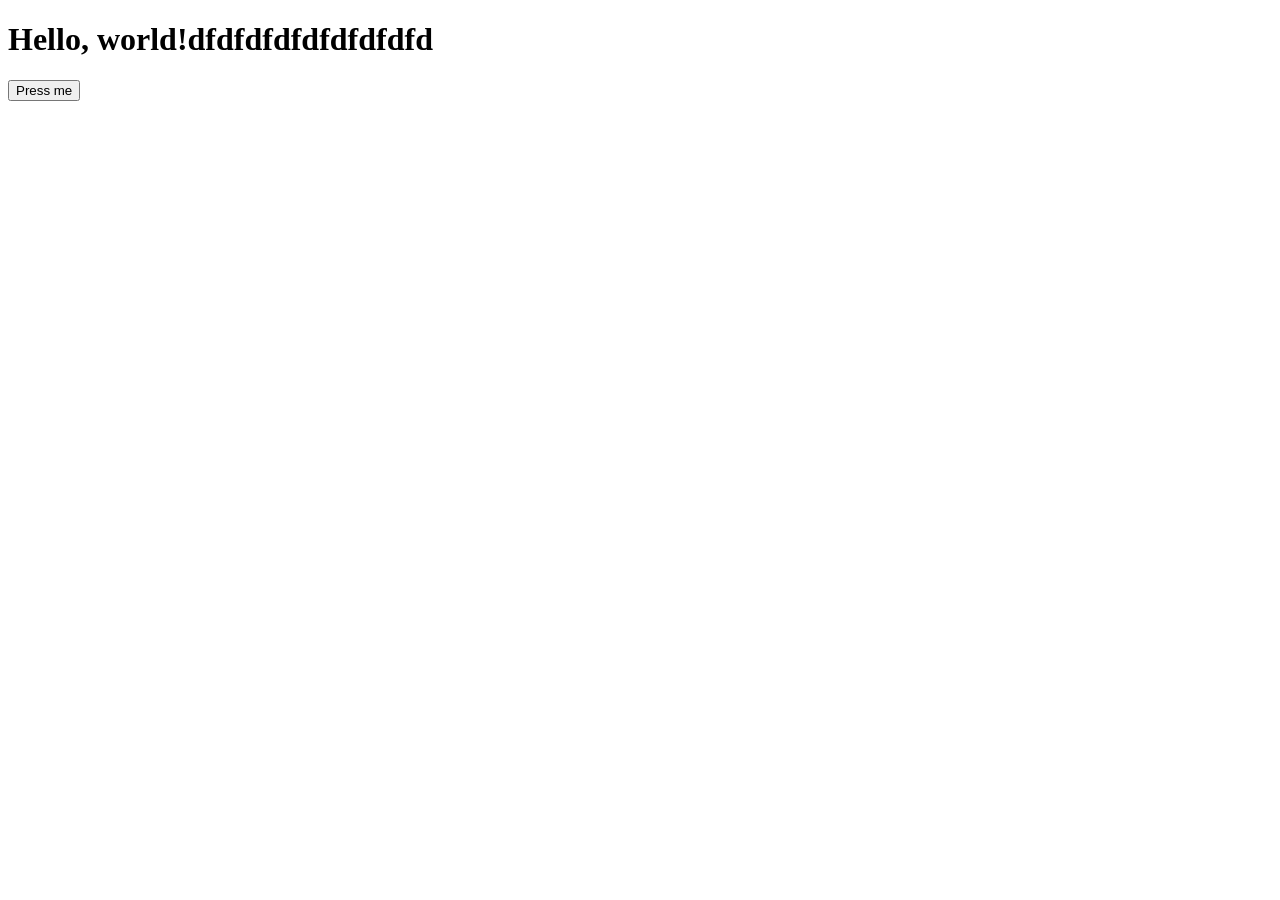
<file: index.html>
<!doctype html>
<html lang="en">
<head>
  <meta charset="UTF-8" />
  <meta name="viewport" content="width=device-width, initial-scale=1.0" />
  <title>Hello World</title>
  <link href='/style.css' rel='stylesheet'>
</head>
<body>
  <h1>Hello, world!dfdfdfdfdfdfdfdfd</h1>
  <button onclick="console.log('hello');">Press me</button>
  <script defer type="text/javascript" src="/main.js"></script>
</body>
</html>
</file>
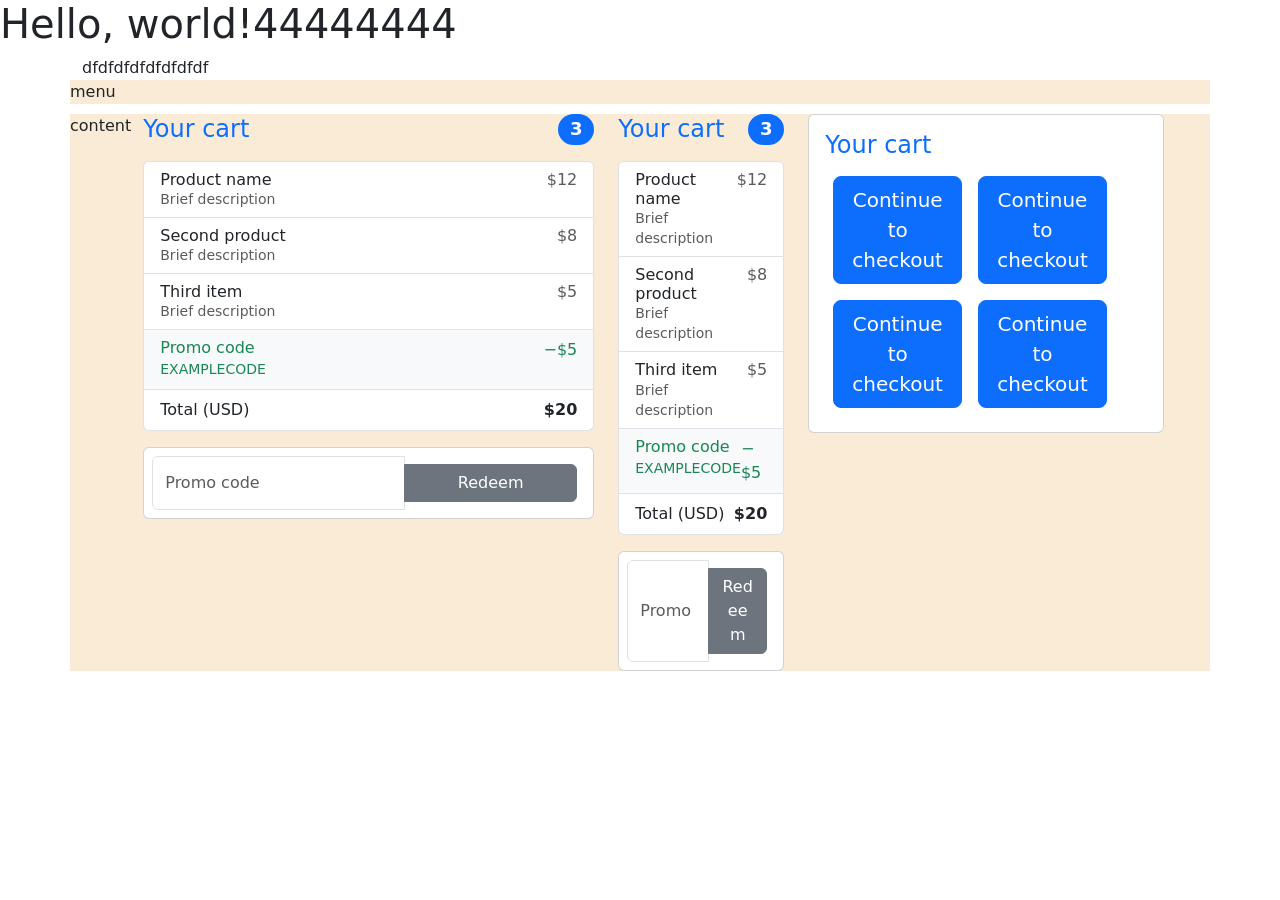
<file: 7pos.html>
<!doctype html>
<html lang="en">
  <head>
    <meta charset="utf-8">
    <meta name="viewport" content="width=device-width, initial-scale=1">
    <title>Bootstrap demo</title>
    <link href="https://cdn.jsdelivr.net/npm/bootstrap@5.3.8/dist/css/bootstrap.min.css" rel="stylesheet" integrity="sha384-sRIl4kxILFvY47J16cr9ZwB07vP4J8+LH7qKQnuqkuIAvNWLzeN8tE5YBujZqJLB" crossorigin="anonymous">
    <link href="7pos.css" rel="stylesheet">
   
</head>
  <body>
    <h1>Hello, world!44444444</h1>
    <div class="container">dfdfdfdfdfdfdfdf
        <div class="row">menu</div>
        <div class="row">content
            <div class="col-md-5 col-lg-5 "> <h4 class="d-flex justify-content-between align-items-center mb-3"> <span class="text-primary">Your cart</span> <span class="badge bg-primary rounded-pill">3</span> </h4> <ul class="list-group mb-3"> <li class="list-group-item d-flex justify-content-between lh-sm"> <div> <h6 class="my-0">Product name</h6> <small class="text-body-secondary">Brief description</small> </div> <span class="text-body-secondary">$12</span> </li> <li class="list-group-item d-flex justify-content-between lh-sm"> <div> <h6 class="my-0">Second product</h6> <small class="text-body-secondary">Brief description</small> </div> <span class="text-body-secondary">$8</span> </li> <li class="list-group-item d-flex justify-content-between lh-sm"> <div> <h6 class="my-0">Third item</h6> <small class="text-body-secondary">Brief description</small> </div> <span class="text-body-secondary">$5</span> </li> <li class="list-group-item d-flex justify-content-between bg-body-tertiary"> <div class="text-success"> <h6 class="my-0">Promo code</h6> <small>EXAMPLECODE</small> </div> <span class="text-success">−$5</span> </li> <li class="list-group-item d-flex justify-content-between"> <span>Total (USD)</span> <strong>$20</strong> </li> </ul> <form class="card p-2"> <div class="input-group"> <input type="text" class="form-control" placeholder="Promo code"> <button type="submit" class="btn btn-secondary">Redeem</button> </div> </form> </div>
            <div class="col-md-3 col-lg-2 "> <h4 class="d-flex justify-content-between align-items-center mb-3"> <span class="text-primary">Your cart</span> <span class="badge bg-primary rounded-pill">3</span> </h4> <ul class="list-group mb-3"> <li class="list-group-item d-flex justify-content-between lh-sm"> <div> <h6 class="my-0">Product name</h6> <small class="text-body-secondary">Brief description</small> </div> <span class="text-body-secondary">$12</span> </li> <li class="list-group-item d-flex justify-content-between lh-sm"> <div> <h6 class="my-0">Second product</h6> <small class="text-body-secondary">Brief description</small> </div> <span class="text-body-secondary">$8</span> </li> <li class="list-group-item d-flex justify-content-between lh-sm"> <div> <h6 class="my-0">Third item</h6> <small class="text-body-secondary">Brief description</small> </div> <span class="text-body-secondary">$5</span> </li> <li class="list-group-item d-flex justify-content-between bg-body-tertiary"> <div class="text-success"> <h6 class="my-0">Promo code</h6> <small>EXAMPLECODE</small> </div> <span class="text-success">−$5</span> </li> <li class="list-group-item d-flex justify-content-between"> <span>Total (USD)</span> <strong>$20</strong> </li> </ul> <form class="card p-2"> <div class="input-group"> <input type="text" class="form-control" placeholder="Promo code"> <button type="submit" class="btn btn-secondary">Redeem</button> </div> </form> </div>
            <div class="col-md-5 col-lg-4 ">
                <div class="card">
                    <div class="card-body">
                            <h4 class="d-flex align-items-center ">
                                <span class="text-primary">Your cart</span> 
                            </h4>
                            <div class="d-flex flex-wrap w-100">
                            <button class="btn btn-primary btn-lg" type="submit">Continue to checkout</button>
                            <button class=" btn btn-primary btn-lg" type="submit">Continue to checkout</button>
                            <button class=" btn btn-primary btn-lg" type="submit">Continue to checkout</button>
                            <button class=" btn btn-primary btn-lg" type="submit">Continue to checkout</button>
                            </div>
                    </div>
                </div>
            </div>
                      

        </div>
    </div>
    
    <script src="https://cdn.jsdelivr.net/npm/@popperjs/core@2.11.8/dist/umd/popper.min.js" integrity="sha384-I7E8VVD/ismYTF4hNIPjVp/Zjvgyol6VFvRkX/vR+Vc4jQkC+hVqc2pM8ODewa9r" crossorigin="anonymous"></script>
    <script src="https://cdn.jsdelivr.net/npm/bootstrap@5.3.8/dist/js/bootstrap.min.js" integrity="sha384-G/EV+4j2dNv+tEPo3++6LCgdCROaejBqfUeNjuKAiuXbjrxilcCdDz6ZAVfHWe1Y" crossorigin="anonymous"></script>
</body>
</html>
</file>
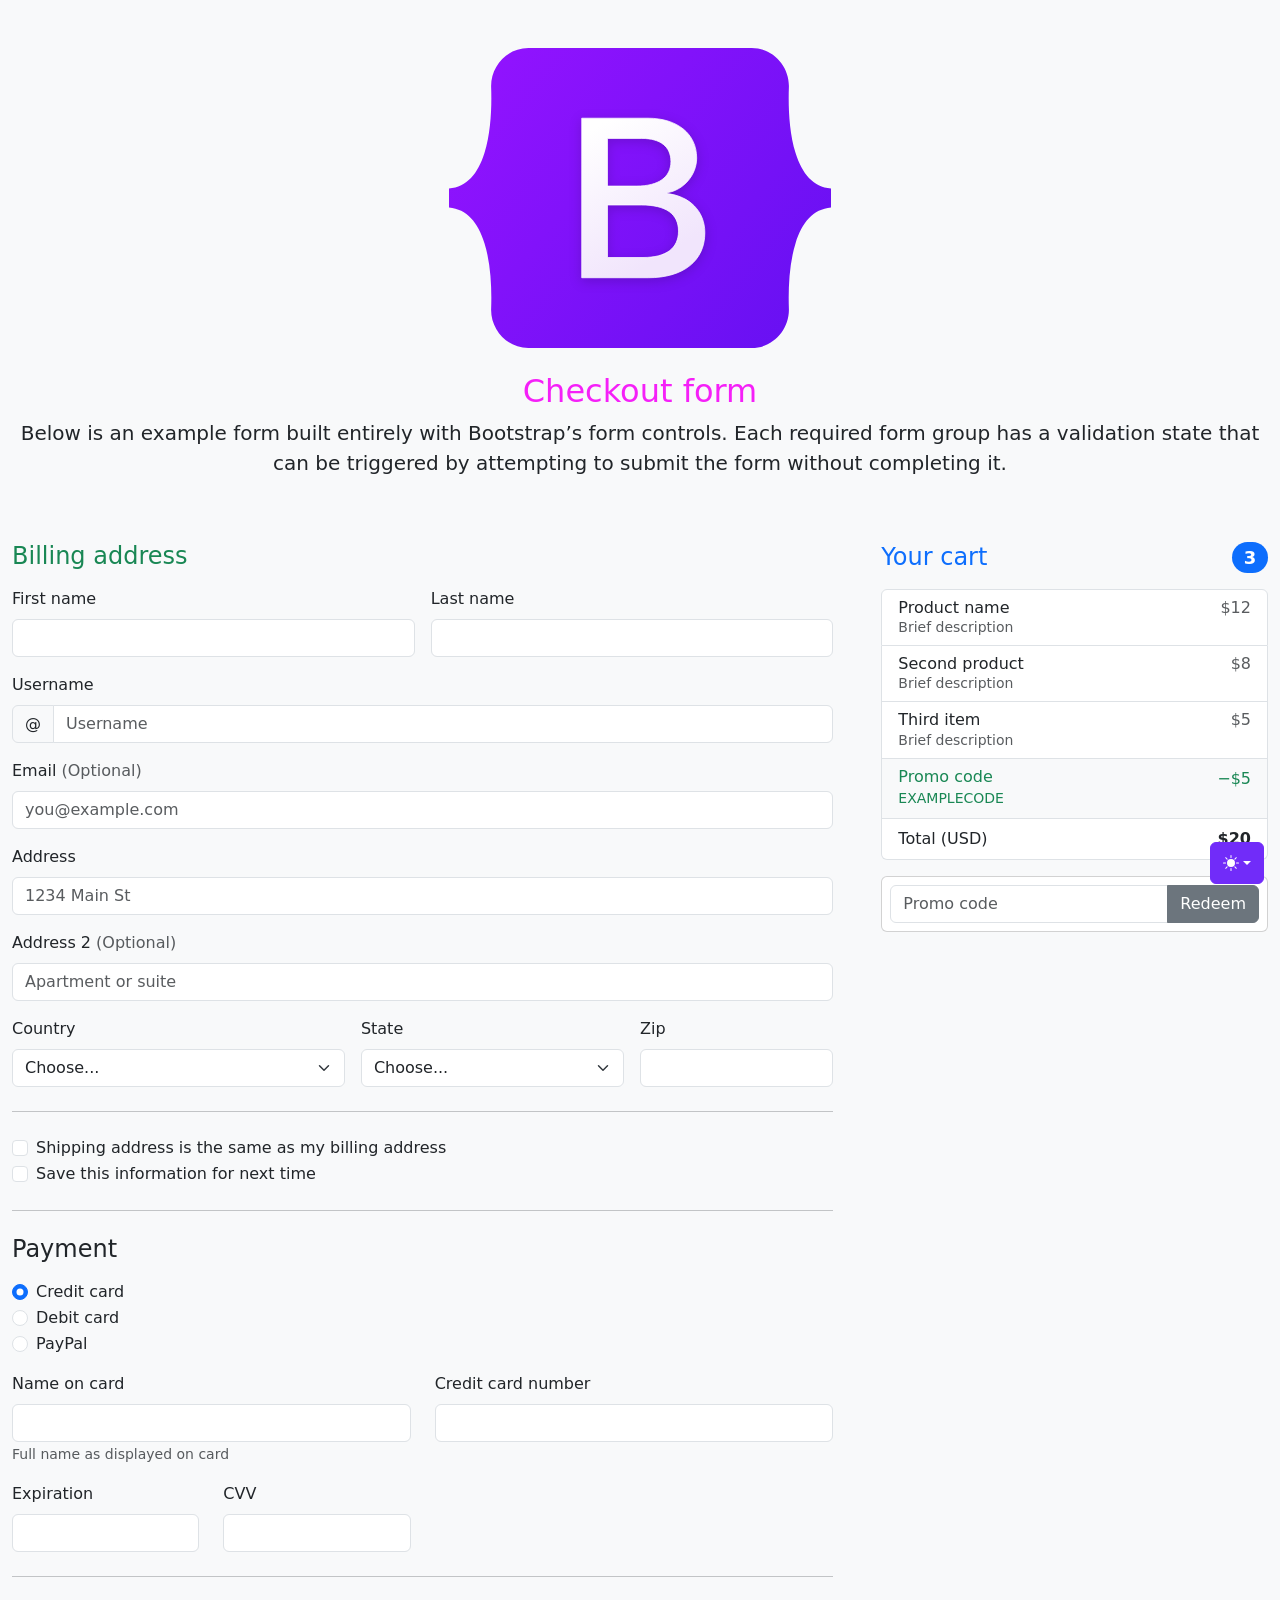
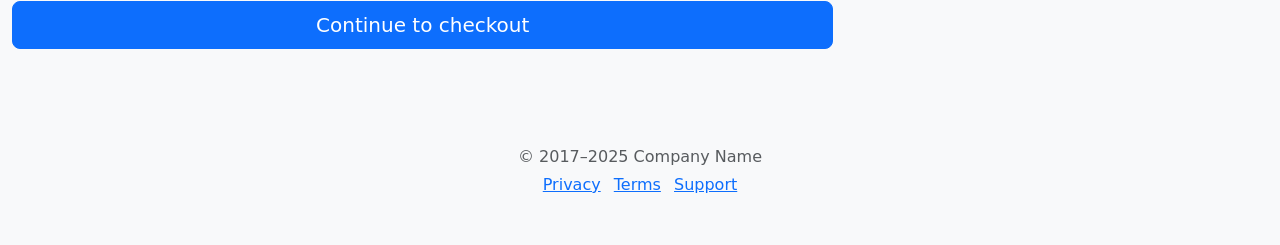
<file: abc.html>
<!DOCTYPE html>
<!-- saved from url=(0052)https://getbootstrap.com/docs/5.3/examples/checkout/ -->
<html lang="en" data-bs-theme="light">
  <head>
    <meta http-equiv="Content-Type" content="text/html; charset=UTF-8">
    <meta name="viewport" content="width=device-width, initial-scale=1">
    <meta name="description" content=""><meta name="author" content="Mark Otto, Jacob Thornton, and Bootstrap contributors"><meta name="generator" content="Astro v5.13.2">
    <title>Checkout example · Bootstrap v5.3</title>
    <link rel="canonical" href="https://getbootstrap.com/docs/5.3/examples/checkout/"><script src="./abc_files/color-modes.js.download"></script>
    <link href="./abc_files/bootstrap.min.css" rel="stylesheet" integrity="sha384-sRIl4kxILFvY47J16cr9ZwB07vP4J8+LH7qKQnuqkuIAvNWLzeN8tE5YBujZqJLB"><link rel="apple-touch-icon" href="https://getbootstrap.com/docs/5.3/assets/img/favicons/apple-touch-icon.png" sizes="180x180"><link rel="icon" href="https://getbootstrap.com/docs/5.3/assets/img/favicons/favicon-32x32.png" sizes="32x32" type="image/png"><link rel="icon" href="https://getbootstrap.com/docs/5.3/assets/img/favicons/favicon-16x16.png" sizes="16x16" type="image/png"><link rel="manifest" href="https://getbootstrap.com/docs/5.3/assets/img/favicons/manifest.json"><link rel="mask-icon" href="https://getbootstrap.com/docs/5.3/assets/img/favicons/safari-pinned-tab.svg" color="#712cf9"><link rel="icon" href="https://getbootstrap.com/docs/5.3/assets/img/favicons/favicon.ico"><meta name="theme-color" content="#712cf9">
    <link href="./abc_files/checkout.css" rel="stylesheet"><style>.bd-placeholder-img{font-size:1.125rem;text-anchor:middle;-webkit-user-select:none;-moz-user-select:none;user-select:none}@media (min-width: 768px){.bd-placeholder-img-lg{font-size:3.5rem}}.b-example-divider{width:100%;height:3rem;background-color:#0000001a;border:solid rgba(0,0,0,.15);border-width:1px 0;box-shadow:inset 0 .5em 1.5em #0000001a,inset 0 .125em .5em #00000026}.b-example-vr{flex-shrink:0;width:1.5rem;height:100vh}.bi{vertical-align:-.125em;fill:currentColor}.nav-scroller{position:relative;z-index:2;height:2.75rem;overflow-y:hidden}.nav-scroller .nav{display:flex;flex-wrap:nowrap;padding-bottom:1rem;margin-top:-1px;overflow-x:auto;text-align:center;white-space:nowrap;-webkit-overflow-scrolling:touch}.btn-bd-primary{--bd-violet-bg: #712cf9;--bd-violet-rgb: 112.520718, 44.062154, 249.437846;--bs-btn-font-weight: 600;--bs-btn-color: var(--bs-white);--bs-btn-bg: var(--bd-violet-bg);--bs-btn-border-color: var(--bd-violet-bg);--bs-btn-hover-color: var(--bs-white);--bs-btn-hover-bg: #6528e0;--bs-btn-hover-border-color: #6528e0;--bs-btn-focus-shadow-rgb: var(--bd-violet-rgb);--bs-btn-active-color: var(--bs-btn-hover-color);--bs-btn-active-bg: #5a23c8;--bs-btn-active-border-color: #5a23c8}.bd-mode-toggle{z-index:1500}.bd-mode-toggle .bi{width:1em;height:1em}.bd-mode-toggle .dropdown-menu .active .bi{display:block!important}
</style>
</head> <body class="bg-body-tertiary"> <svg xmlns="http://www.w3.org/2000/svg" class="d-none"> <symbol id="check2" viewBox="0 0 16 16"> <path d="M13.854 3.646a.5.5 0 0 1 0 .708l-7 7a.5.5 0 0 1-.708 0l-3.5-3.5a.5.5 0 1 1 .708-.708L6.5 10.293l6.646-6.647a.5.5 0 0 1 .708 0z"></path> </symbol> <symbol id="circle-half" viewBox="0 0 16 16"> <path d="M8 15A7 7 0 1 0 8 1v14zm0 1A8 8 0 1 1 8 0a8 8 0 0 1 0 16z"></path> </symbol> <symbol id="moon-stars-fill" viewBox="0 0 16 16"> <path d="M6 .278a.768.768 0 0 1 .08.858 7.208 7.208 0 0 0-.878 3.46c0 4.021 3.278 7.277 7.318 7.277.527 0 1.04-.055 1.533-.16a.787.787 0 0 1 .81.316.733.733 0 0 1-.031.893A8.349 8.349 0 0 1 8.344 16C3.734 16 0 12.286 0 7.71 0 4.266 2.114 1.312 5.124.06A.752.752 0 0 1 6 .278z"></path> <path d="M10.794 3.148a.217.217 0 0 1 .412 0l.387 1.162c.173.518.579.924 1.097 1.097l1.162.387a.217.217 0 0 1 0 .412l-1.162.387a1.734 1.734 0 0 0-1.097 1.097l-.387 1.162a.217.217 0 0 1-.412 0l-.387-1.162A1.734 1.734 0 0 0 9.31 6.593l-1.162-.387a.217.217 0 0 1 0-.412l1.162-.387a1.734 1.734 0 0 0 1.097-1.097l.387-1.162zM13.863.099a.145.145 0 0 1 .274 0l.258.774c.115.346.386.617.732.732l.774.258a.145.145 0 0 1 0 .274l-.774.258a1.156 1.156 0 0 0-.732.732l-.258.774a.145.145 0 0 1-.274 0l-.258-.774a1.156 1.156 0 0 0-.732-.732l-.774-.258a.145.145 0 0 1 0-.274l.774-.258c.346-.115.617-.386.732-.732L13.863.1z"></path> </symbol> <symbol id="sun-fill" viewBox="0 0 16 16"> <path d="M8 12a4 4 0 1 0 0-8 4 4 0 0 0 0 8zM8 0a.5.5 0 0 1 .5.5v2a.5.5 0 0 1-1 0v-2A.5.5 0 0 1 8 0zm0 13a.5.5 0 0 1 .5.5v2a.5.5 0 0 1-1 0v-2A.5.5 0 0 1 8 13zm8-5a.5.5 0 0 1-.5.5h-2a.5.5 0 0 1 0-1h2a.5.5 0 0 1 .5.5zM3 8a.5.5 0 0 1-.5.5h-2a.5.5 0 0 1 0-1h2A.5.5 0 0 1 3 8zm10.657-5.657a.5.5 0 0 1 0 .707l-1.414 1.415a.5.5 0 1 1-.707-.708l1.414-1.414a.5.5 0 0 1 .707 0zm-9.193 9.193a.5.5 0 0 1 0 .707L3.05 13.657a.5.5 0 0 1-.707-.707l1.414-1.414a.5.5 0 0 1 .707 0zm9.193 2.121a.5.5 0 0 1-.707 0l-1.414-1.414a.5.5 0 0 1 .707-.707l1.414 1.414a.5.5 0 0 1 0 .707zM4.464 4.465a.5.5 0 0 1-.707 0L2.343 3.05a.5.5 0 1 1 .707-.707l1.414 1.414a.5.5 0 0 1 0 .708z"></path> </symbol> </svg> <div class="dropdown position-fixed bottom-0 end-0 mb-3 me-3 bd-mode-toggle"> <button class="btn btn-bd-primary py-2 dropdown-toggle d-flex align-items-center" id="bd-theme" type="button" aria-expanded="false" data-bs-toggle="dropdown" aria-label="Toggle theme (light)"> <svg class="bi my-1 theme-icon-active" aria-hidden="true"><use href="#sun-fill"></use></svg> <span class="visually-hidden" id="bd-theme-text">Toggle theme</span> </button> <ul class="dropdown-menu dropdown-menu-end shadow" aria-labelledby="bd-theme-text"> <li> <button type="button" class="dropdown-item d-flex align-items-center active" data-bs-theme-value="light" aria-pressed="true"> <svg class="bi me-2 opacity-50" aria-hidden="true"><use href="#sun-fill"></use></svg>
Light
<svg class="bi ms-auto d-none" aria-hidden="true"><use href="#check2"></use></svg> </button> </li> <li> <button type="button" class="dropdown-item d-flex align-items-center" data-bs-theme-value="dark" aria-pressed="false"> <svg class="bi me-2 opacity-50" aria-hidden="true"><use href="#moon-stars-fill"></use></svg>
Dark
<svg class="bi ms-auto d-none" aria-hidden="true"><use href="#check2"></use></svg> </button> </li> <li> <button type="button" class="dropdown-item d-flex align-items-center" data-bs-theme-value="auto" aria-pressed="false"> <svg class="bi me-2 opacity-50" aria-hidden="true"><use href="#circle-half"></use></svg>
Auto
<svg class="bi ms-auto d-none" aria-hidden="true"><use href="#check2"></use></svg> </button> </li> </ul> </div>  <div class="container"> <main> <div class="py-5 text-center">
    <img class="d-block mx-auto mb-4 header_fire_logo" 
       src="./abc_files/bootstrap-logo.svg" alt="" > 
       <h1 class="h2 header_fire">Checkout form</h1> 
         <p class="lead">Below is an example form built entirely with Bootstrap’s form controls. Each required form group has a validation state that can be triggered by attempting to submit the form without completing it.</p> </div> <div class="row g-5"> <div class="col-md-5 col-lg-4 order-md-last"> <h4 class="d-flex justify-content-between align-items-center mb-3"> <span class="text-primary">Your cart</span> <span class="badge bg-primary rounded-pill">3</span> </h4> <ul class="list-group mb-3"> <li class="list-group-item d-flex justify-content-between lh-sm"> <div> <h6 class="my-0">Product name</h6> <small class="text-body-secondary">Brief description</small> </div> <span class="text-body-secondary">$12</span> </li> <li class="list-group-item d-flex justify-content-between lh-sm"> <div> <h6 class="my-0">Second product</h6> <small class="text-body-secondary">Brief description</small> </div> <span class="text-body-secondary">$8</span> </li> <li class="list-group-item d-flex justify-content-between lh-sm"> <div> <h6 class="my-0">Third item</h6> <small class="text-body-secondary">Brief description</small> </div> <span class="text-body-secondary">$5</span> </li> <li class="list-group-item d-flex justify-content-between bg-body-tertiary"> <div class="text-success"> <h6 class="my-0">Promo code</h6> <small>EXAMPLECODE</small> </div> <span class="text-success">−$5</span> </li> <li class="list-group-item d-flex justify-content-between"> <span>Total (USD)</span> <strong>$20</strong> </li> </ul> <form class="card p-2"> <div class="input-group"> <input type="text" class="form-control" placeholder="Promo code"> <button type="submit" class="btn btn-secondary">Redeem</button> </div> </form> </div> <div class="col-md-7 col-lg-8"> <h4 class="mb-3 header_wood">Billing address</h4> <form class="needs-validation" novalidate=""> <div class="row g-3"> <div class="col-sm-6"> <label for="firstName" class="form-label">First name</label> <input type="text" class="form-control" id="firstName" placeholder="" value="" required=""> <div class="invalid-feedback">
Valid first name is required.dfdfdfdfdfdfdfdfdfd
</div> </div> <div class="col-sm-6"> <label for="lastName" class="form-label">Last name</label> <input type="text" class="form-control" id="lastName" placeholder="" value="" required=""> <div class="invalid-feedback">
Valid last name is required.
</div> </div> <div class="col-12"> <label for="username" class="form-label">Username</label> <div class="input-group has-validation"> <span class="input-group-text">@</span> <input type="text" class="form-control" id="username" placeholder="Username" required=""> <div class="invalid-feedback">
Your username is required.
</div> </div> </div> <div class="col-12"> <label for="email" class="form-label">Email <span class="text-body-secondary">(Optional)</span></label> <input type="email" class="form-control" id="email" placeholder="you@example.com"> <div class="invalid-feedback">
Please enter a valid email address for shipping updates.
</div> </div> <div class="col-12"> <label for="address" class="form-label">Address</label> <input type="text" class="form-control" id="address" placeholder="1234 Main St" required=""> <div class="invalid-feedback">
Please enter your shipping address.
</div> </div> <div class="col-12"> <label for="address2" class="form-label">Address 2 <span class="text-body-secondary">(Optional)</span></label> <input type="text" class="form-control" id="address2" placeholder="Apartment or suite"> </div> <div class="col-md-5"> <label for="country" class="form-label">Country</label> <select class="form-select" id="country" required=""> <option value="">Choose...</option> <option>United States</option> </select> <div class="invalid-feedback">
Please select a valid country.
</div> </div> <div class="col-md-4"> <label for="state" class="form-label">State</label> <select class="form-select" id="state" required=""> <option value="">Choose...</option> <option>California</option> </select> <div class="invalid-feedback">
Please provide a valid state.
</div> </div> <div class="col-md-3"> <label for="zip" class="form-label">Zip</label> <input type="text" class="form-control" id="zip" placeholder="" required=""> <div class="invalid-feedback">
Zip code required.
</div> </div> </div> <hr class="my-4"> <div class="form-check"> <input type="checkbox" class="form-check-input" id="same-address"> <label class="form-check-label" for="same-address">Shipping address is the same as my billing address</label> </div> <div class="form-check"> <input type="checkbox" class="form-check-input" id="save-info"> <label class="form-check-label" for="save-info">Save this information for next time</label> </div> <hr class="my-4"> <h4 class="mb-3">Payment</h4> <div class="my-3"> <div class="form-check"> <input id="credit" name="paymentMethod" type="radio" class="form-check-input" checked="" required=""> <label class="form-check-label" for="credit">Credit card</label> </div> <div class="form-check"> <input id="debit" name="paymentMethod" type="radio" class="form-check-input" required=""> <label class="form-check-label" for="debit">Debit card</label> </div> <div class="form-check"> <input id="paypal" name="paymentMethod" type="radio" class="form-check-input" required=""> <label class="form-check-label" for="paypal">PayPal</label> </div> </div> <div class="row gy-3"> <div class="col-md-6"> <label for="cc-name" class="form-label">Name on card</label> <input type="text" class="form-control" id="cc-name" placeholder="" required=""> <small class="text-body-secondary">Full name as displayed on card</small> <div class="invalid-feedback">
Name on card is required
</div> </div> <div class="col-md-6"> <label for="cc-number" class="form-label">Credit card number</label> <input type="text" class="form-control" id="cc-number" placeholder="" required=""> <div class="invalid-feedback">
Credit card number is required
</div> </div> <div class="col-md-3"> <label for="cc-expiration" class="form-label">Expiration</label> <input type="text" class="form-control" id="cc-expiration" placeholder="" required=""> <div class="invalid-feedback">
Expiration date required
</div> </div> <div class="col-md-3"> <label for="cc-cvv" class="form-label">CVV</label> <input type="text" class="form-control" id="cc-cvv" placeholder="" required=""> <div class="invalid-feedback">
Security code required
</div> </div> </div> <hr class="my-4"> <button class="w-100 btn btn-primary btn-lg" type="submit">Continue to checkout</button> </form> </div> </div> </main> <footer class="my-5 pt-5 text-body-secondary text-center text-small"> <p class="mb-1">© 2017–2025 Company Name</p> <ul class="list-inline"> <li class="list-inline-item"><a href="https://getbootstrap.com/docs/5.3/examples/checkout/#">Privacy</a></li> <li class="list-inline-item"><a href="https://getbootstrap.com/docs/5.3/examples/checkout/#">Terms</a></li> <li class="list-inline-item"><a href="https://getbootstrap.com/docs/5.3/examples/checkout/#">Support</a></li> </ul> </footer> </div>   <script src="./abc_files/bootstrap.bundle.min.js.download" integrity="sha384-FKyoEForCGlyvwx9Hj09JcYn3nv7wiPVlz7YYwJrWVcXK/BmnVDxM+D2scQbITxI" class="astro-vvvwv3sm"></script> <script src="./abc_files/checkout.js.download" class="astro-vvvwv3sm"></script>  </body></html>
</file>
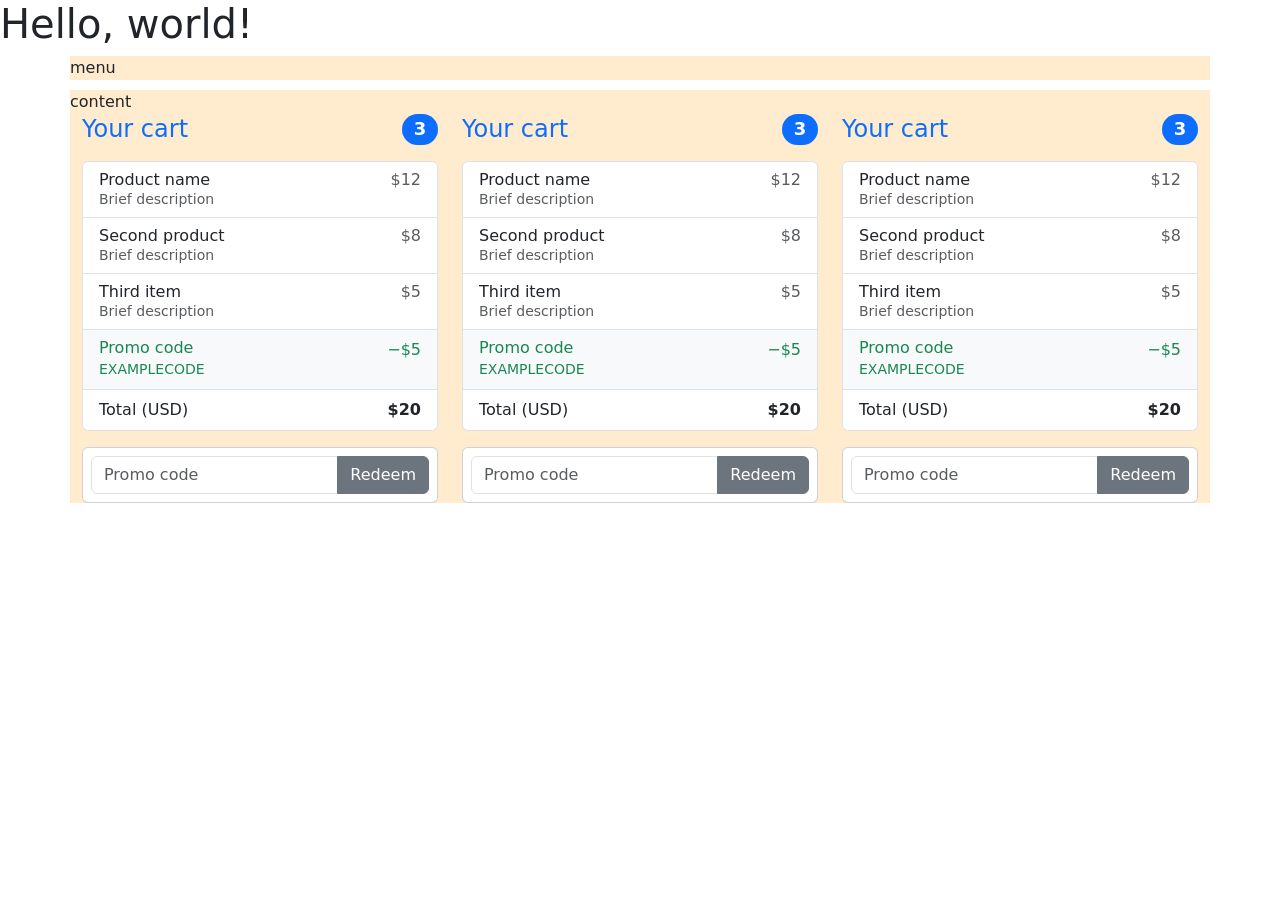
<file: tps/save.html>
<!doctype html>
<html lang="en">
  <head>
    <meta charset="utf-8">
    <meta name="viewport" content="width=device-width, initial-scale=1">
    <title>Bootstrap demo</title>
    <link href="https://cdn.jsdelivr.net/npm/bootstrap@5.3.8/dist/css/bootstrap.min.css" rel="stylesheet" integrity="sha384-sRIl4kxILFvY47J16cr9ZwB07vP4J8+LH7qKQnuqkuIAvNWLzeN8tE5YBujZqJLB" crossorigin="anonymous">
    <link href="./save.css" rel="stylesheet">
</head>
  <body>
    <h1>Hello, world!</h1>
    <div class="container">
          <div class="row">menu</div>
          <div class="row">content

            <div class="col-md-5 col-lg-4 order-md-last"> <h4 class="d-flex justify-content-between align-items-center mb-3"> <span class="text-primary">Your cart</span> <span class="badge bg-primary rounded-pill">3</span> </h4> <ul class="list-group mb-3"> <li class="list-group-item d-flex justify-content-between lh-sm"> <div> <h6 class="my-0">Product name</h6> <small class="text-body-secondary">Brief description</small> </div> <span class="text-body-secondary">$12</span> </li> <li class="list-group-item d-flex justify-content-between lh-sm"> <div> <h6 class="my-0">Second product</h6> <small class="text-body-secondary">Brief description</small> </div> <span class="text-body-secondary">$8</span> </li> <li class="list-group-item d-flex justify-content-between lh-sm"> <div> <h6 class="my-0">Third item</h6> <small class="text-body-secondary">Brief description</small> </div> <span class="text-body-secondary">$5</span> </li> <li class="list-group-item d-flex justify-content-between bg-body-tertiary"> <div class="text-success"> <h6 class="my-0">Promo code</h6> <small>EXAMPLECODE</small> </div> <span class="text-success">−$5</span> </li> <li class="list-group-item d-flex justify-content-between"> <span>Total (USD)</span> <strong>$20</strong> </li> </ul> <form class="card p-2"> <div class="input-group"> <input type="text" class="form-control" placeholder="Promo code"> <button type="submit" class="btn btn-secondary">Redeem</button> </div> </form> </div>
            <div class="col-md-5 col-lg-4 order-md-last"> <h4 class="d-flex justify-content-between align-items-center mb-3"> <span class="text-primary">Your cart</span> <span class="badge bg-primary rounded-pill">3</span> </h4> <ul class="list-group mb-3"> <li class="list-group-item d-flex justify-content-between lh-sm"> <div> <h6 class="my-0">Product name</h6> <small class="text-body-secondary">Brief description</small> </div> <span class="text-body-secondary">$12</span> </li> <li class="list-group-item d-flex justify-content-between lh-sm"> <div> <h6 class="my-0">Second product</h6> <small class="text-body-secondary">Brief description</small> </div> <span class="text-body-secondary">$8</span> </li> <li class="list-group-item d-flex justify-content-between lh-sm"> <div> <h6 class="my-0">Third item</h6> <small class="text-body-secondary">Brief description</small> </div> <span class="text-body-secondary">$5</span> </li> <li class="list-group-item d-flex justify-content-between bg-body-tertiary"> <div class="text-success"> <h6 class="my-0">Promo code</h6> <small>EXAMPLECODE</small> </div> <span class="text-success">−$5</span> </li> <li class="list-group-item d-flex justify-content-between"> <span>Total (USD)</span> <strong>$20</strong> </li> </ul> <form class="card p-2"> <div class="input-group"> <input type="text" class="form-control" placeholder="Promo code"> <button type="submit" class="btn btn-secondary">Redeem</button> </div> </form> </div>
            <div class="col-md-5 col-lg-4 order-md-last"> <h4 class="d-flex justify-content-between align-items-center mb-3"> <span class="text-primary">Your cart</span> <span class="badge bg-primary rounded-pill">3</span> </h4> <ul class="list-group mb-3"> <li class="list-group-item d-flex justify-content-between lh-sm"> <div> <h6 class="my-0">Product name</h6> <small class="text-body-secondary">Brief description</small> </div> <span class="text-body-secondary">$12</span> </li> <li class="list-group-item d-flex justify-content-between lh-sm"> <div> <h6 class="my-0">Second product</h6> <small class="text-body-secondary">Brief description</small> </div> <span class="text-body-secondary">$8</span> </li> <li class="list-group-item d-flex justify-content-between lh-sm"> <div> <h6 class="my-0">Third item</h6> <small class="text-body-secondary">Brief description</small> </div> <span class="text-body-secondary">$5</span> </li> <li class="list-group-item d-flex justify-content-between bg-body-tertiary"> <div class="text-success"> <h6 class="my-0">Promo code</h6> <small>EXAMPLECODE</small> </div> <span class="text-success">−$5</span> </li> <li class="list-group-item d-flex justify-content-between"> <span>Total (USD)</span> <strong>$20</strong> </li> </ul> <form class="card p-2"> <div class="input-group"> <input type="text" class="form-control" placeholder="Promo code"> <button type="submit" class="btn btn-secondary">Redeem</button> </div> </form> </div>
            <div></div>
          </div>


    </div>
    <script src="https://cdn.jsdelivr.net/npm/bootstrap@5.3.8/dist/js/bootstrap.bundle.min.js" integrity="sha384-FKyoEForCGlyvwx9Hj09JcYn3nv7wiPVlz7YYwJrWVcXK/BmnVDxM+D2scQbITxI" crossorigin="anonymous"></script>
  </body>
</html>
</file>
<file: style.css>
/* Add styles here */
</file>
<file: 7pos.css>
.row {
    background-color: antiquewhite;
    margin-bottom: 10px;
  }
button{
    margin: 8px;
    max-width: 45%;
    width: 40%;
}
</file>
<file: abc_files/checkout.css>
.container {
  max-width: 1960px;
}

.header_fire {
  color: rgb(245, 32, 248);
}
.header_fire_logo {
  width: 382px;
  height: 300px;
}
.header_wood {
  color: #198754;
  }
</file>
<file: tps/save.css>
.row {
  background-color: blanchedalmond;
  margin-bottom: 10px;
}
</file>
